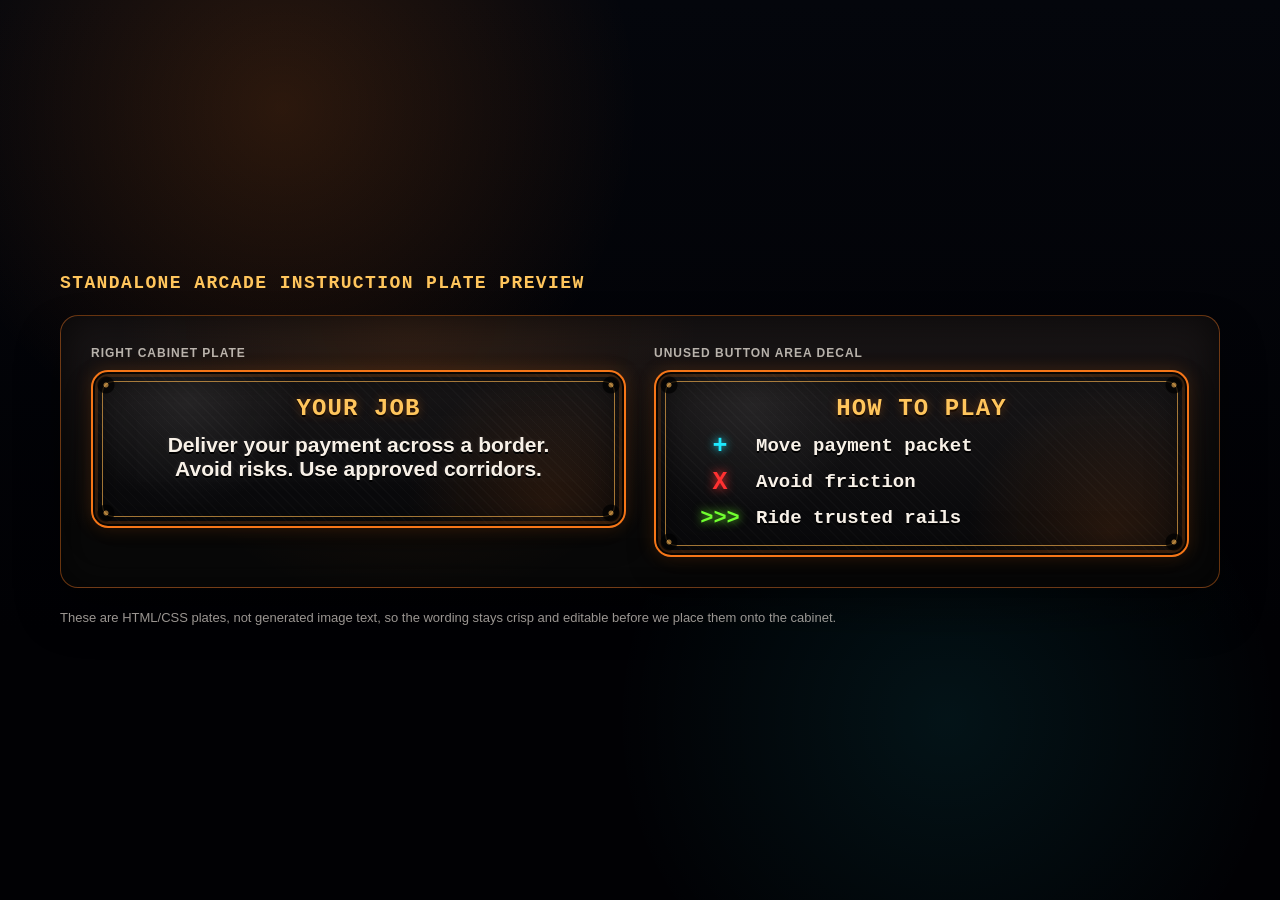
<file: plate-preview.html>
<!DOCTYPE html>
<html lang="en">
  <head>
    <meta charset="UTF-8" />
    <meta name="viewport" content="width=device-width, initial-scale=1.0" />
    <title>Arcade Plate Preview</title>
    <style>
      :root {
        --orange: #ff7a18;
        --amber: #ffc55c;
        --cyan: #1ee9ff;
        --green: #70ff2f;
        --red: #ff3131;
        --ink: #f8f1e8;
        --black: #060609;
      }

      * {
        box-sizing: border-box;
      }

      body {
        margin: 0;
        min-height: 100vh;
        display: grid;
        place-items: center;
        padding: 34px;
        color: var(--ink);
        font-family: Arial, Helvetica, sans-serif;
        background:
          radial-gradient(circle at 22% 12%, rgba(255, 122, 24, 0.16), transparent 28%),
          radial-gradient(circle at 74% 80%, rgba(30, 233, 255, 0.08), transparent 28%),
          linear-gradient(180deg, #04060c, #010104 70%);
      }

      .preview-wrap {
        width: min(1160px, 100%);
      }

      .page-title {
        margin: 0 0 22px;
        color: var(--amber);
        font-family: "Courier New", Courier, monospace;
        font-size: 18px;
        letter-spacing: 1.4px;
        text-transform: uppercase;
      }

      .deck-strip {
        display: grid;
        grid-template-columns: 1fr 1fr;
        gap: 28px;
        padding: 30px;
        border: 1px solid rgba(255, 122, 24, 0.38);
        border-radius: 18px;
        background:
          radial-gradient(circle at 30% 0%, rgba(255, 122, 24, 0.11), transparent 34%),
          linear-gradient(180deg, #191516, #090909 78%);
        box-shadow:
          inset 0 0 40px rgba(0, 0, 0, 0.7),
          0 24px 44px rgba(0, 0, 0, 0.42);
      }

      .plate-block h2 {
        margin: 0 0 10px;
        color: rgba(248, 241, 232, 0.72);
        font-size: 12px;
        font-weight: 700;
        letter-spacing: 1px;
        text-transform: uppercase;
      }

      .plate {
        position: relative;
        min-height: 158px;
        padding: 25px 36px 22px;
        overflow: hidden;
        border: 2px solid rgba(255, 122, 24, 0.96);
        border-radius: 17px;
        background:
          radial-gradient(circle at 18% 18%, rgba(255, 255, 255, 0.07), transparent 24%),
          radial-gradient(circle at 86% 88%, rgba(255, 122, 24, 0.12), transparent 30%),
          repeating-linear-gradient(45deg, rgba(255, 255, 255, 0.018) 0 1px, transparent 1px 7px),
          linear-gradient(180deg, #191718, #0a0a0c 78%);
        box-shadow:
          inset 0 0 0 2px rgba(0, 0, 0, 0.86),
          inset 0 0 0 5px rgba(255, 122, 24, 0.16),
          inset 0 0 36px rgba(0, 0, 0, 0.72),
          0 0 18px rgba(255, 122, 24, 0.18),
          0 13px 26px rgba(0, 0, 0, 0.42);
      }

      .plate::before {
        content: "";
        position: absolute;
        inset: 9px;
        border: 1px solid rgba(255, 184, 82, 0.62);
        border-radius: 11px;
        pointer-events: none;
      }

      .plate::after {
        content: "";
        position: absolute;
        inset: 0;
        background:
          radial-gradient(circle at 13px 13px, rgba(255, 184, 82, 0.55) 0 2px, rgba(0, 0, 0, 0.72) 3px 8px, transparent 9px),
          radial-gradient(circle at calc(100% - 13px) 13px, rgba(255, 184, 82, 0.55) 0 2px, rgba(0, 0, 0, 0.72) 3px 8px, transparent 9px),
          radial-gradient(circle at 13px calc(100% - 13px), rgba(255, 184, 82, 0.55) 0 2px, rgba(0, 0, 0, 0.72) 3px 8px, transparent 9px),
          radial-gradient(circle at calc(100% - 13px) calc(100% - 13px), rgba(255, 184, 82, 0.55) 0 2px, rgba(0, 0, 0, 0.72) 3px 8px, transparent 9px);
        pointer-events: none;
      }

      .plate-title {
        position: relative;
        z-index: 1;
        margin: 0 0 12px;
        color: var(--amber);
        font-family: "Courier New", Courier, monospace;
        font-size: 24px;
        font-weight: 900;
        line-height: 1;
        letter-spacing: 1.1px;
        text-align: center;
        text-transform: uppercase;
        text-shadow: 0 0 10px rgba(255, 122, 24, 0.34), 0 2px 0 #000;
      }

      .job-copy {
        position: relative;
        z-index: 1;
        max-width: 420px;
        margin: 0 auto;
        color: var(--ink);
        font-size: 21px;
        font-weight: 700;
        line-height: 1.14;
        text-align: center;
        text-shadow: 0 2px 0 #000, 0 0 5px rgba(255, 255, 255, 0.12);
      }

      .how-list {
        position: relative;
        z-index: 1;
        display: grid;
        gap: 8px;
        margin: 0;
        padding: 0;
        list-style: none;
        font-family: "Courier New", Courier, monospace;
      }

      .how-list li {
        display: grid;
        grid-template-columns: 56px 1fr;
        align-items: center;
        gap: 8px;
        color: var(--ink);
        font-size: 19px;
        font-weight: 800;
        line-height: 1.08;
        text-shadow: 0 2px 0 #000;
      }

      .symbol {
        display: inline-grid;
        place-items: center;
        min-width: 46px;
        min-height: 28px;
        font-size: 25px;
        font-weight: 900;
        line-height: 1;
        text-shadow: 0 0 10px currentColor;
      }

      .symbol.move { color: var(--cyan); }
      .symbol.avoid { color: var(--red); }
      .symbol.rail { color: var(--green); font-size: 22px; }

      .scale-note {
        margin: 20px 0 0;
        color: rgba(248, 241, 232, 0.62);
        font-size: 13px;
        line-height: 1.5;
      }

      @media (max-width: 860px) {
        .deck-strip {
          grid-template-columns: 1fr;
        }
      }
    </style>
  </head>
  <body>
    <main class="preview-wrap">
      <h1 class="page-title">Standalone arcade instruction plate preview</h1>
      <section class="deck-strip" aria-label="Arcade plate design preview">
        <div class="plate-block">
          <h2>Right cabinet plate</h2>
          <article class="plate your-job-plate">
            <h3 class="plate-title">Your Job</h3>
            <p class="job-copy">Deliver your payment across a border. Avoid risks. Use approved corridors.</p>
          </article>
        </div>

        <div class="plate-block">
          <h2>Unused button area decal</h2>
          <article class="plate how-to-play-plate">
            <h3 class="plate-title">How To Play</h3>
            <ul class="how-list">
              <li><span class="symbol move">+</span><span>Move payment packet</span></li>
              <li><span class="symbol avoid">X</span><span>Avoid friction</span></li>
              <li><span class="symbol rail">&gt;&gt;&gt;</span><span>Ride trusted rails</span></li>
            </ul>
          </article>
        </div>
      </section>
      <p class="scale-note">These are HTML/CSS plates, not generated image text, so the wording stays crisp and editable before we place them onto the cabinet.</p>
    </main>
  </body>
</html>
</file>
